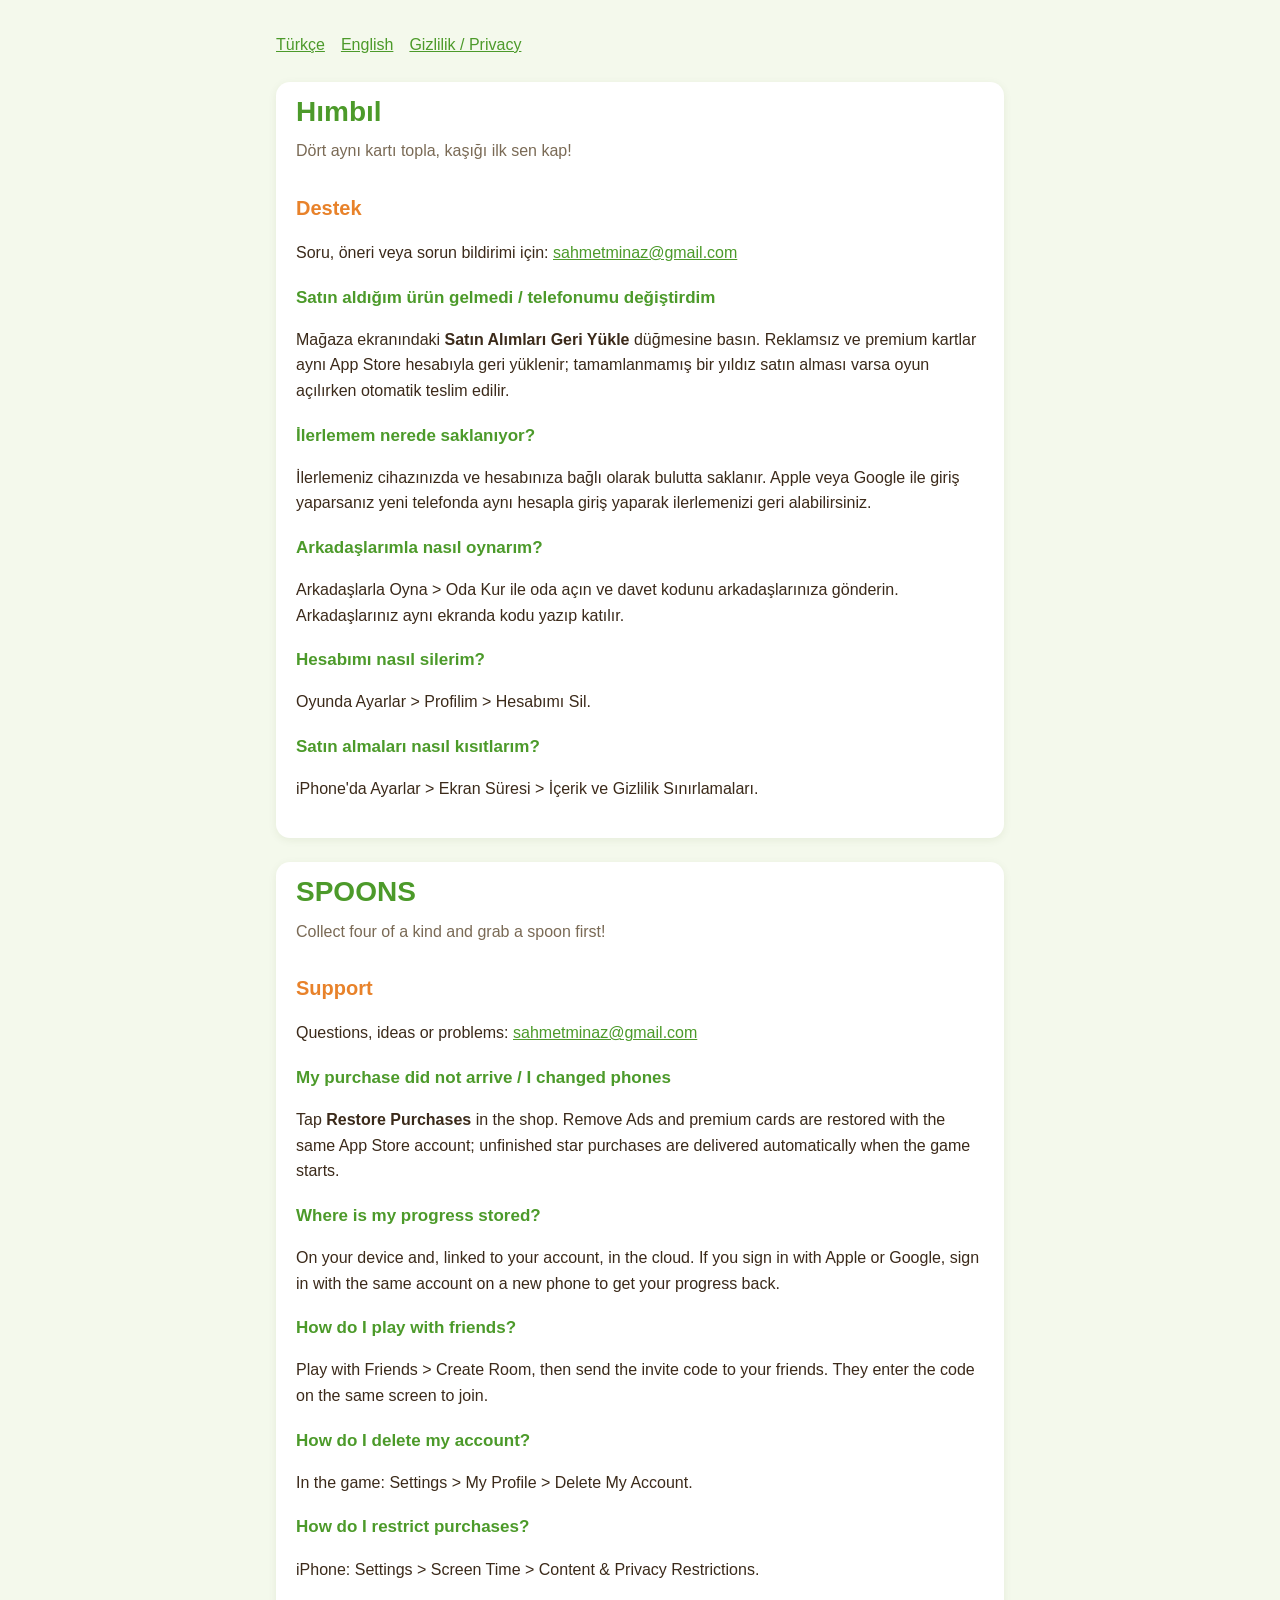
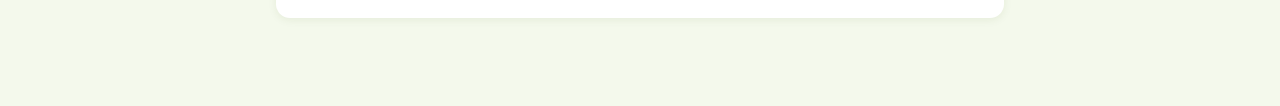
<file: index.html>
<!doctype html>
<html lang="tr"><head><meta charset="utf-8"><meta name="viewport" content="width=device-width, initial-scale=1">
<title>Hımbıl / SPOONS – Destek / Support</title><link rel="stylesheet" href="style.css"></head>
<body><main>
<nav><a href="#tr">Türkçe</a><a href="#en">English</a><a href="privacy.html">Gizlilik / Privacy</a></nav>
<section id="tr">
<h1>Hımbıl</h1>
<p class="meta">Dört aynı kartı topla, kaşığı ilk sen kap!</p>
<h2>Destek</h2>
<p>Soru, öneri veya sorun bildirimi için: <a href="mailto:sahmetminaz@gmail.com">sahmetminaz@gmail.com</a></p>
<h3>Satın aldığım ürün gelmedi / telefonumu değiştirdim</h3>
<p>Mağaza ekranındaki <b>Satın Alımları Geri Yükle</b> düğmesine basın. Reklamsız ve premium kartlar aynı App Store hesabıyla geri yüklenir; tamamlanmamış bir yıldız satın alması varsa oyun açılırken otomatik teslim edilir.</p>
<h3>İlerlemem nerede saklanıyor?</h3>
<p>İlerlemeniz cihazınızda ve hesabınıza bağlı olarak bulutta saklanır. Apple veya Google ile giriş yaparsanız yeni telefonda aynı hesapla giriş yaparak ilerlemenizi geri alabilirsiniz.</p>
<h3>Arkadaşlarımla nasıl oynarım?</h3>
<p>Arkadaşlarla Oyna &gt; Oda Kur ile oda açın ve davet kodunu arkadaşlarınıza gönderin. Arkadaşlarınız aynı ekranda kodu yazıp katılır.</p>
<h3>Hesabımı nasıl silerim?</h3>
<p>Oyunda Ayarlar &gt; Profilim &gt; Hesabımı Sil.</p>
<h3>Satın almaları nasıl kısıtlarım?</h3>
<p>iPhone'da Ayarlar &gt; Ekran Süresi &gt; İçerik ve Gizlilik Sınırlamaları.</p>
</section>
<section id="en">
<h1>SPOONS</h1>
<p class="meta">Collect four of a kind and grab a spoon first!</p>
<h2>Support</h2>
<p>Questions, ideas or problems: <a href="mailto:sahmetminaz@gmail.com">sahmetminaz@gmail.com</a></p>
<h3>My purchase did not arrive / I changed phones</h3>
<p>Tap <b>Restore Purchases</b> in the shop. Remove Ads and premium cards are restored with the same App Store account; unfinished star purchases are delivered automatically when the game starts.</p>
<h3>Where is my progress stored?</h3>
<p>On your device and, linked to your account, in the cloud. If you sign in with Apple or Google, sign in with the same account on a new phone to get your progress back.</p>
<h3>How do I play with friends?</h3>
<p>Play with Friends &gt; Create Room, then send the invite code to your friends. They enter the code on the same screen to join.</p>
<h3>How do I delete my account?</h3>
<p>In the game: Settings &gt; My Profile &gt; Delete My Account.</p>
<h3>How do I restrict purchases?</h3>
<p>iPhone: Settings &gt; Screen Time &gt; Content &amp; Privacy Restrictions.</p>
</section>
</main></body></html>
</file>
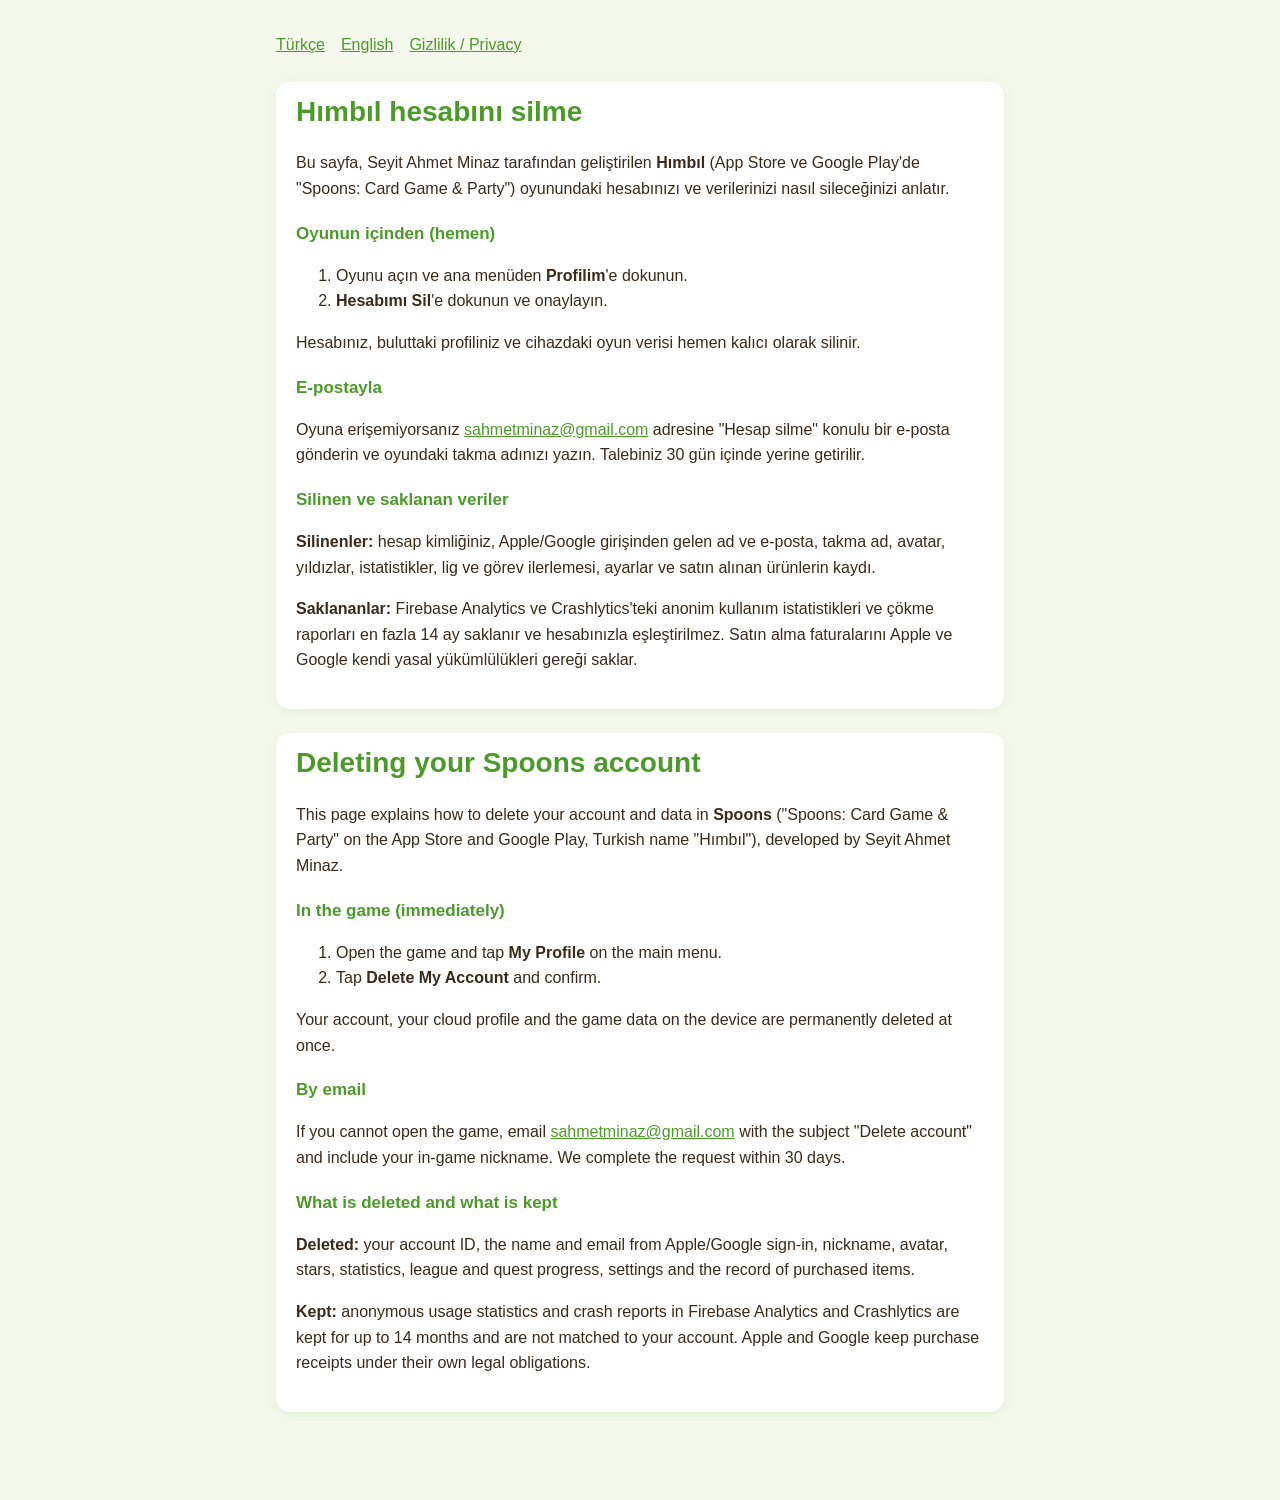
<file: delete-account.html>
<!doctype html>
<html lang="tr"><head><meta charset="utf-8"><meta name="viewport" content="width=device-width, initial-scale=1">
<title>Hımbıl / Spoons – Hesap Silme / Delete Account</title><link rel="stylesheet" href="style.css"></head>
<body><main>
<nav><a href="#tr">Türkçe</a><a href="#en">English</a><a href="privacy.html">Gizlilik / Privacy</a></nav>
<section id="tr">
<h1>Hımbıl hesabını silme</h1>
<p>Bu sayfa, Seyit Ahmet Minaz tarafından geliştirilen <b>Hımbıl</b> (App Store ve Google Play'de "Spoons: Card Game &amp; Party") oyunundaki hesabınızı ve verilerinizi nasıl sileceğinizi anlatır.</p>
<h3>Oyunun içinden (hemen)</h3>
<ol>
<li>Oyunu açın ve ana menüden <b>Profilim</b>'e dokunun.</li>
<li><b>Hesabımı Sil</b>'e dokunun ve onaylayın.</li>
</ol>
<p>Hesabınız, buluttaki profiliniz ve cihazdaki oyun verisi hemen kalıcı olarak silinir.</p>
<h3>E-postayla</h3>
<p>Oyuna erişemiyorsanız <a href="mailto:sahmetminaz@gmail.com?subject=Hesap%20silme">sahmetminaz@gmail.com</a> adresine "Hesap silme" konulu bir e-posta gönderin ve oyundaki takma adınızı yazın. Talebiniz 30 gün içinde yerine getirilir.</p>
<h3>Silinen ve saklanan veriler</h3>
<p><b>Silinenler:</b> hesap kimliğiniz, Apple/Google girişinden gelen ad ve e-posta, takma ad, avatar, yıldızlar, istatistikler, lig ve görev ilerlemesi, ayarlar ve satın alınan ürünlerin kaydı.</p>
<p><b>Saklananlar:</b> Firebase Analytics ve Crashlytics'teki anonim kullanım istatistikleri ve çökme raporları en fazla 14 ay saklanır ve hesabınızla eşleştirilmez. Satın alma faturalarını Apple ve Google kendi yasal yükümlülükleri gereği saklar.</p>
</section>
<section id="en">
<h1>Deleting your Spoons account</h1>
<p>This page explains how to delete your account and data in <b>Spoons</b> ("Spoons: Card Game &amp; Party" on the App Store and Google Play, Turkish name "Hımbıl"), developed by Seyit Ahmet Minaz.</p>
<h3>In the game (immediately)</h3>
<ol>
<li>Open the game and tap <b>My Profile</b> on the main menu.</li>
<li>Tap <b>Delete My Account</b> and confirm.</li>
</ol>
<p>Your account, your cloud profile and the game data on the device are permanently deleted at once.</p>
<h3>By email</h3>
<p>If you cannot open the game, email <a href="mailto:sahmetminaz@gmail.com?subject=Delete%20account">sahmetminaz@gmail.com</a> with the subject "Delete account" and include your in-game nickname. We complete the request within 30 days.</p>
<h3>What is deleted and what is kept</h3>
<p><b>Deleted:</b> your account ID, the name and email from Apple/Google sign-in, nickname, avatar, stars, statistics, league and quest progress, settings and the record of purchased items.</p>
<p><b>Kept:</b> anonymous usage statistics and crash reports in Firebase Analytics and Crashlytics are kept for up to 14 months and are not matched to your account. Apple and Google keep purchase receipts under their own legal obligations.</p>
</section>
</main></body></html>
</file>
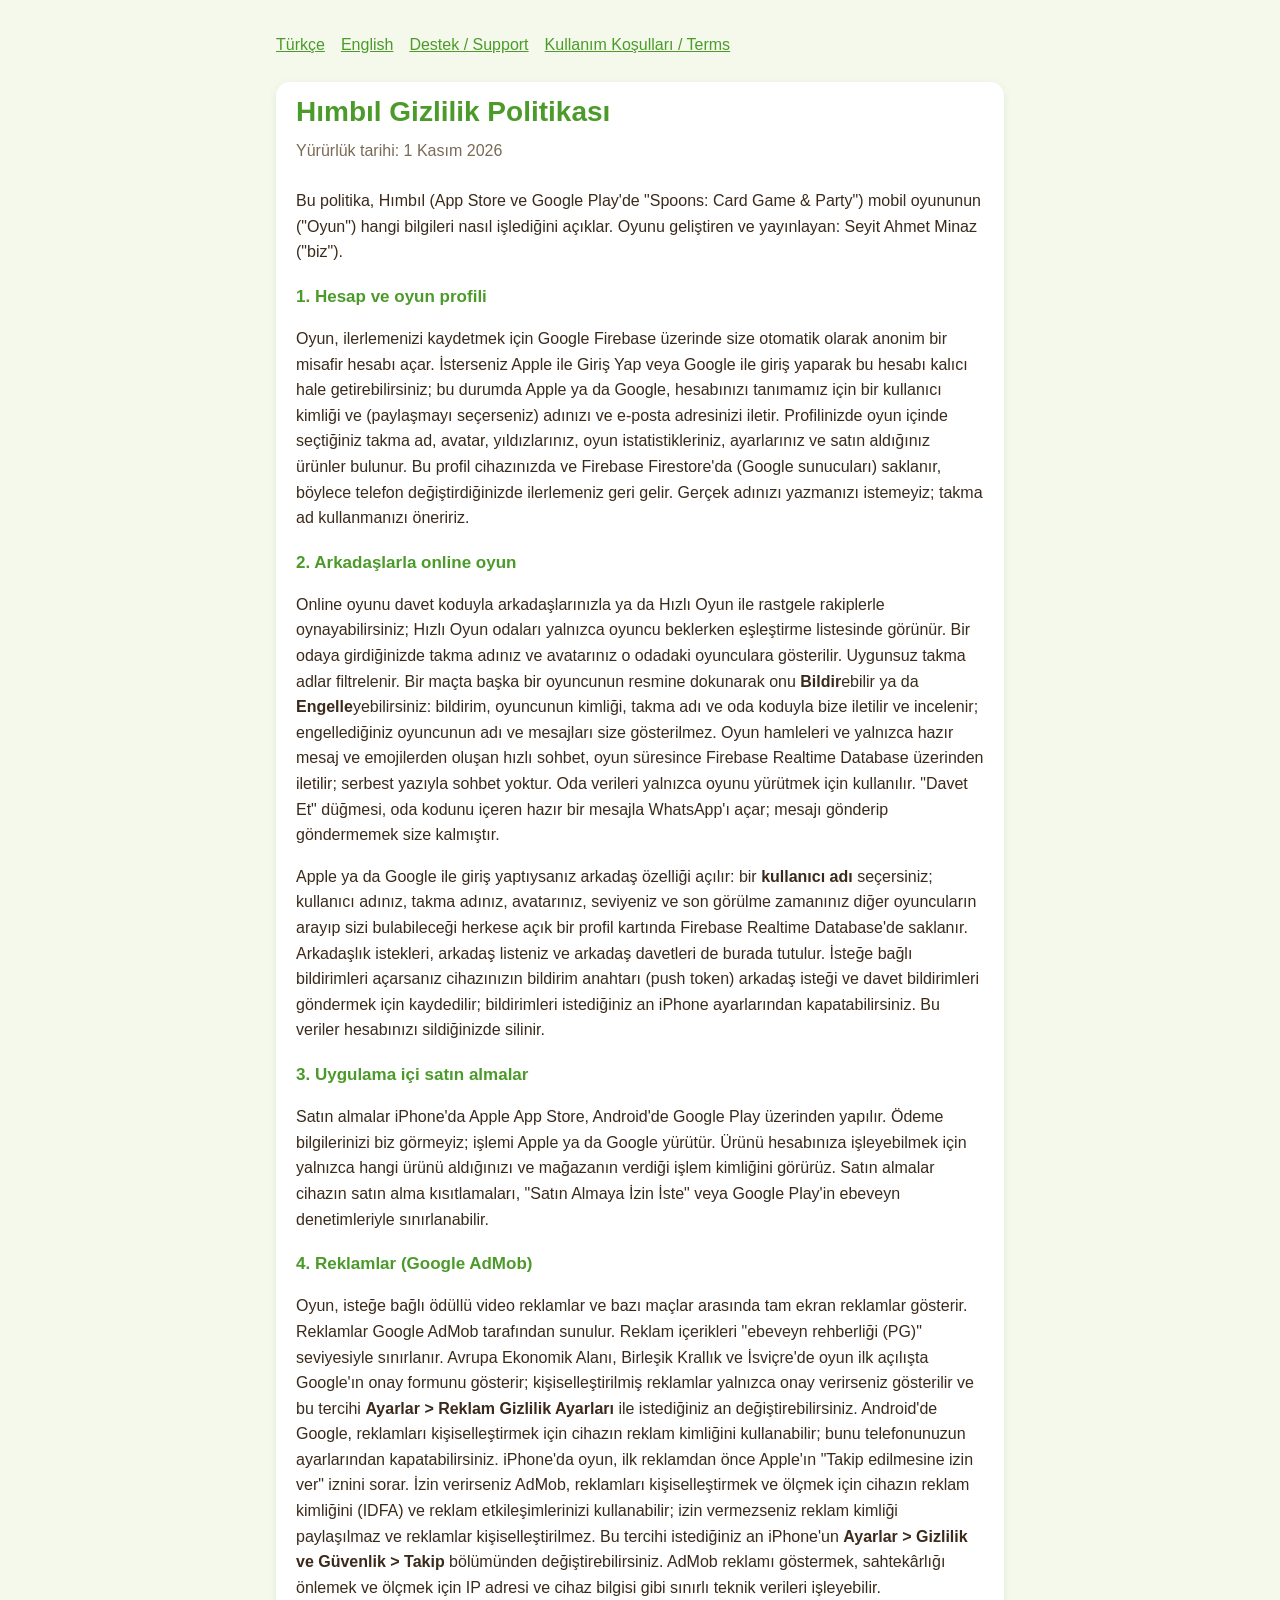
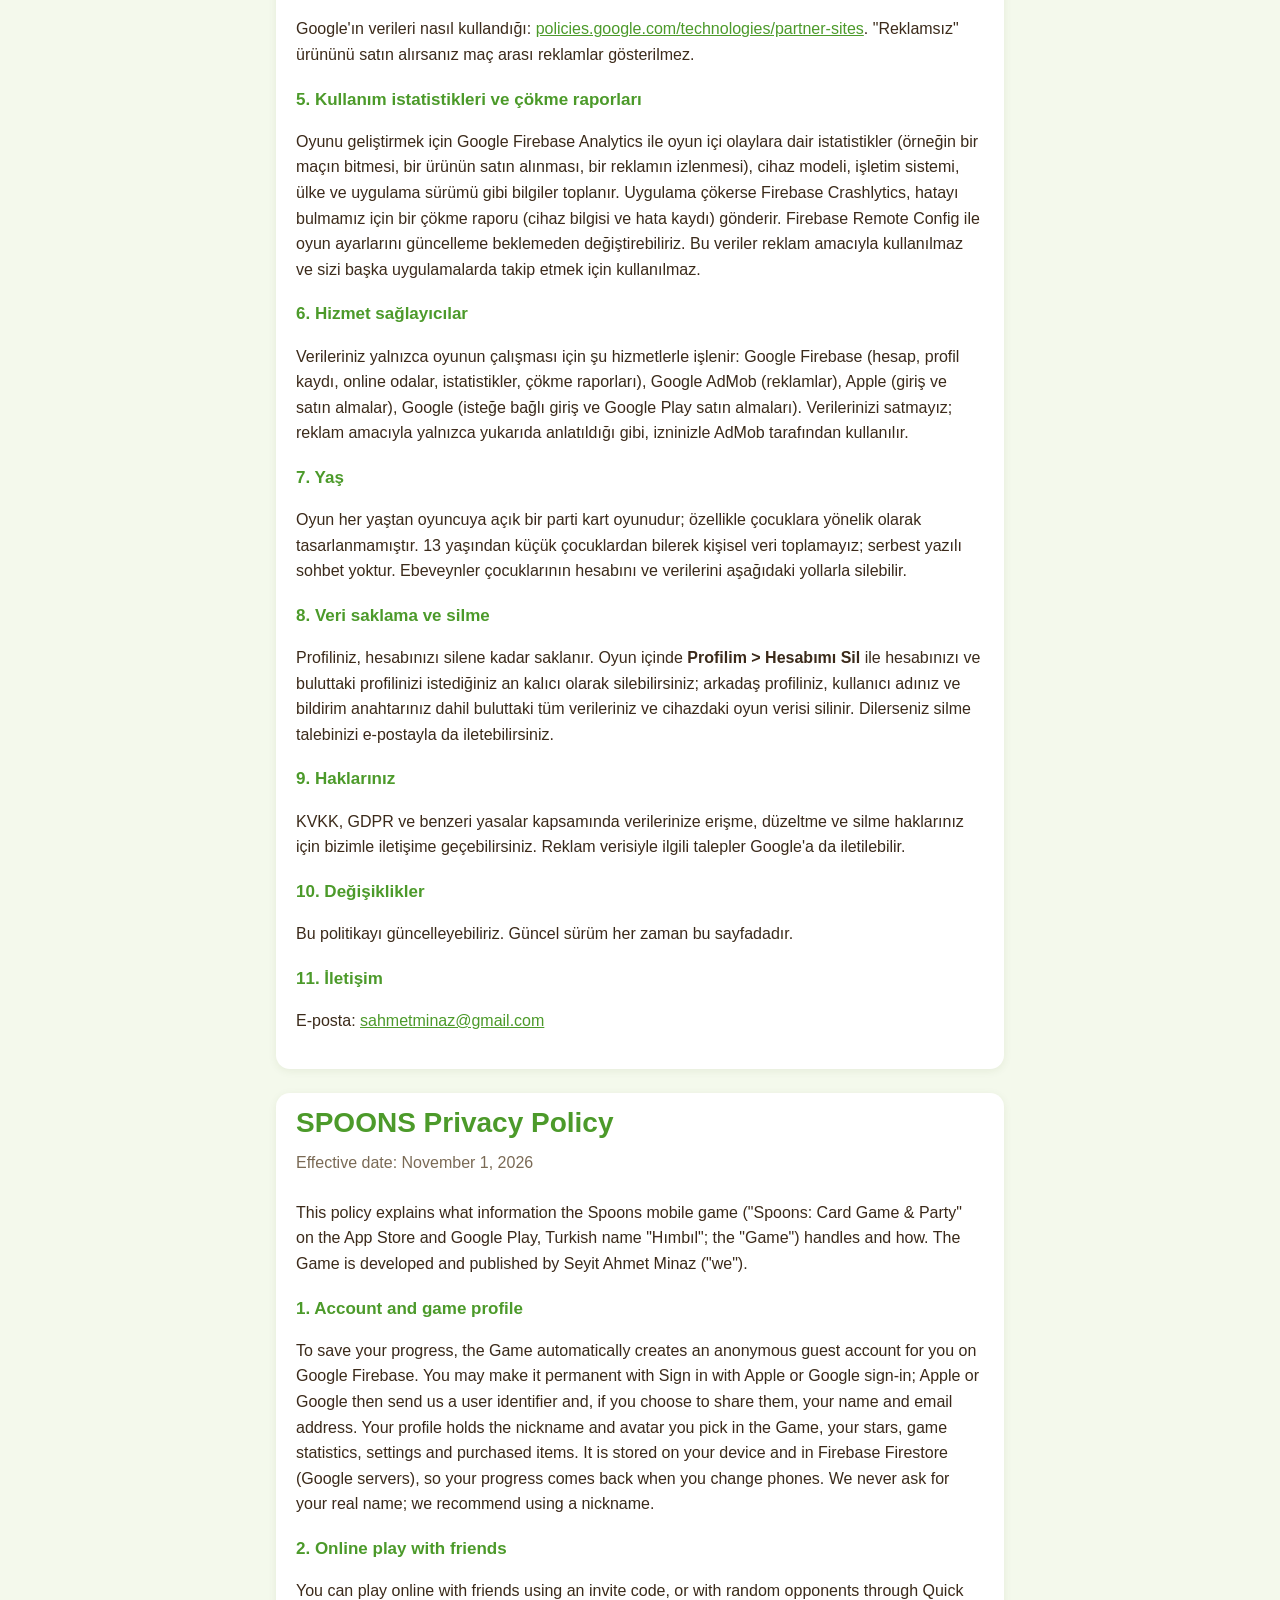
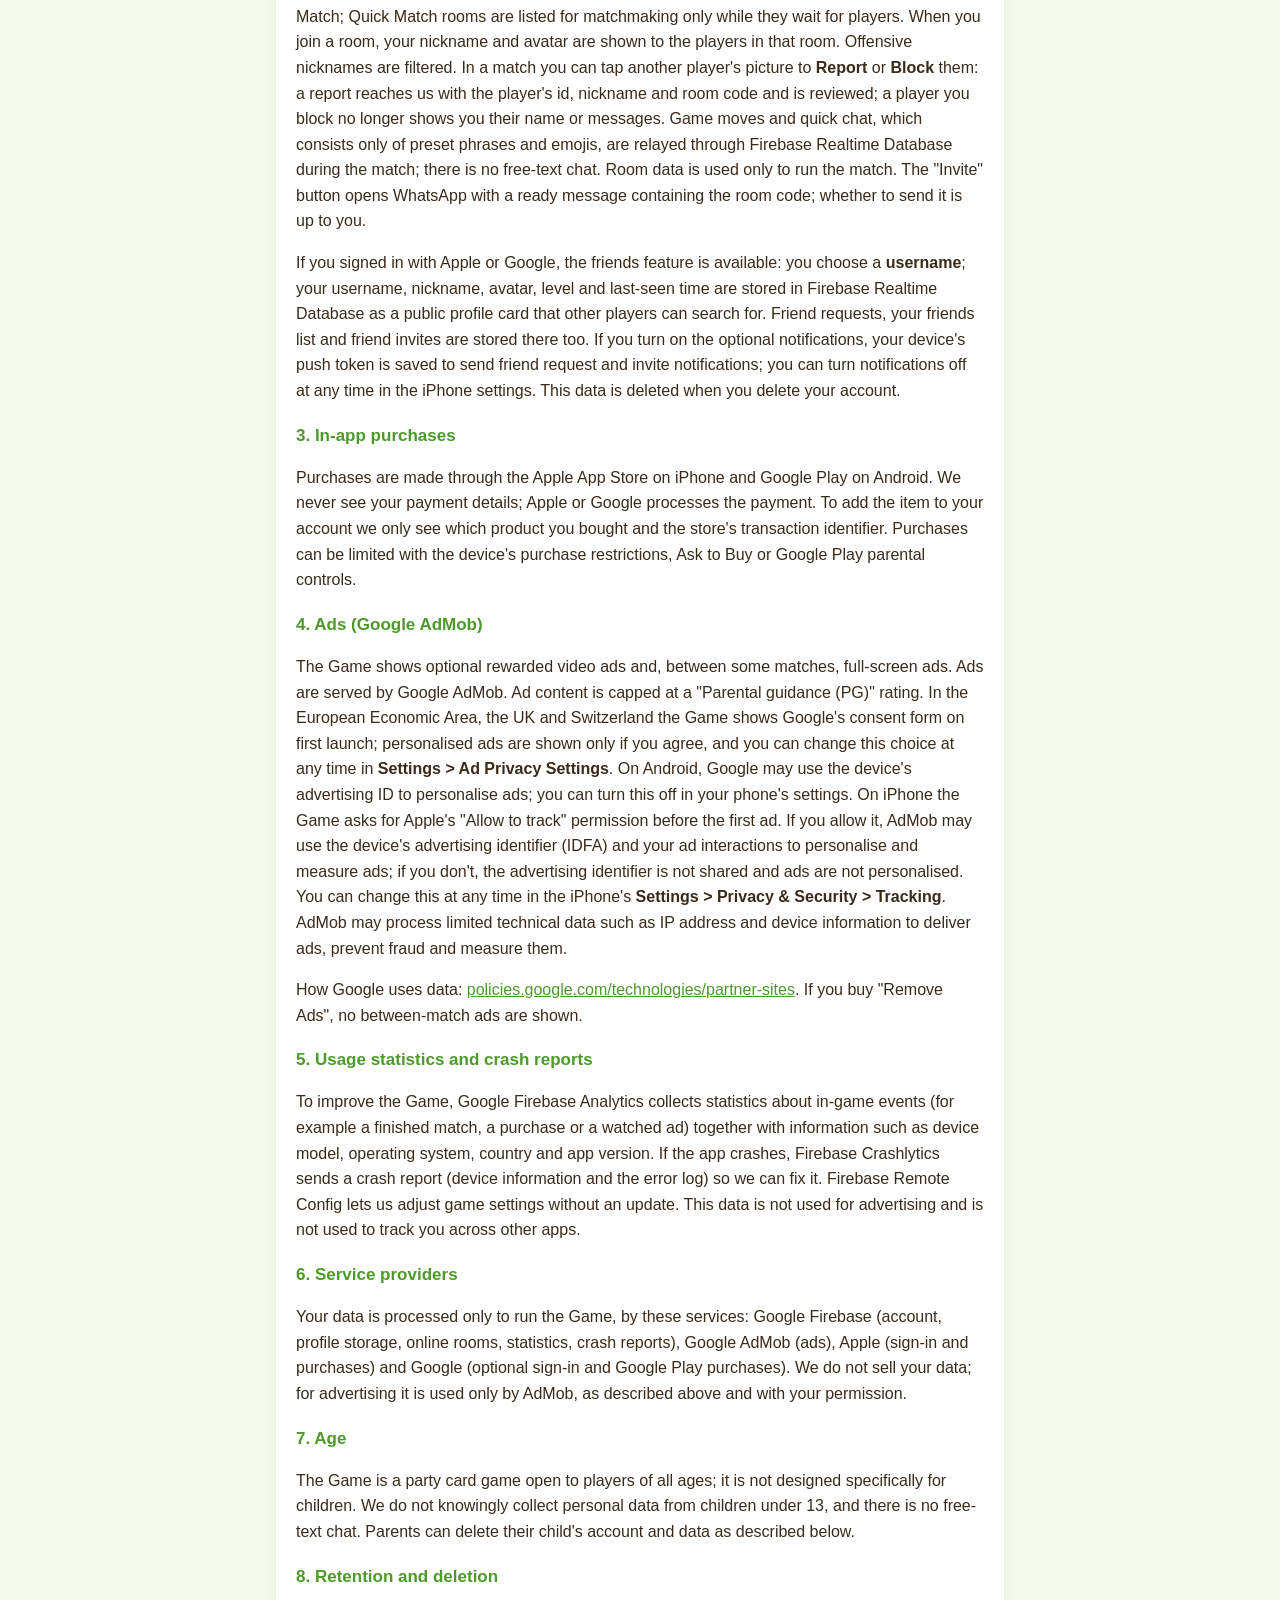
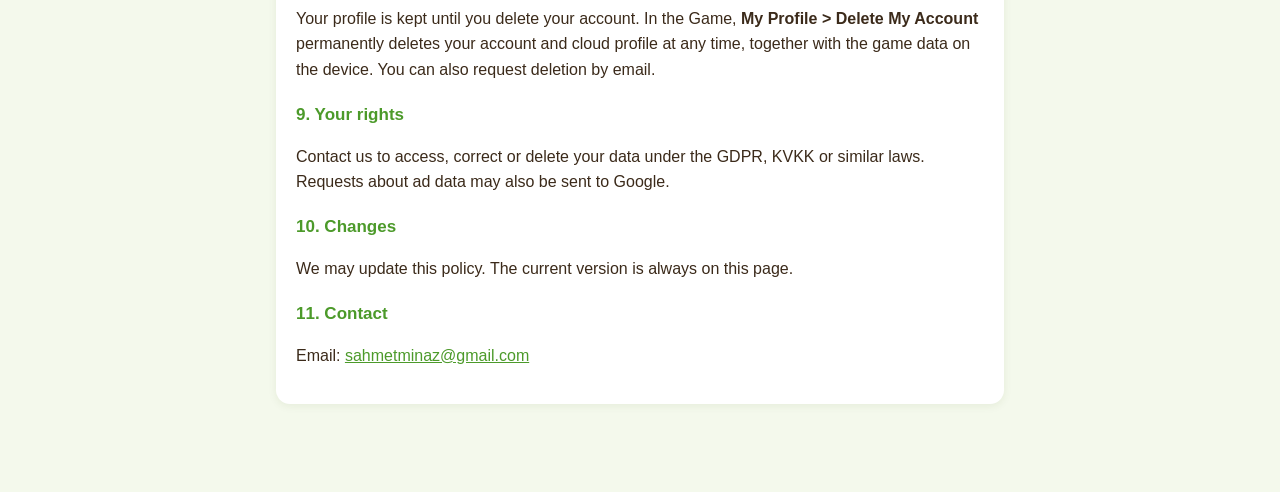
<file: privacy.html>
<!doctype html>
<html lang="tr"><head><meta charset="utf-8"><meta name="viewport" content="width=device-width, initial-scale=1">
<title>Hımbıl / SPOONS – Gizlilik Politikası / Privacy Policy</title><link rel="stylesheet" href="style.css"></head>
<body><main>
<nav><a href="#tr">Türkçe</a><a href="#en">English</a><a href="index.html">Destek / Support</a><a href="terms.html">Kullanım Koşulları / Terms</a></nav>
<section id="tr">
<h1>Hımbıl Gizlilik Politikası</h1>
<p class="meta">Yürürlük tarihi: 1 Kasım 2026</p>
<p>Bu politika, Hımbıl (App Store ve Google Play'de "Spoons: Card Game &amp; Party") mobil oyununun ("Oyun") hangi bilgileri nasıl işlediğini açıklar. Oyunu geliştiren ve yayınlayan: Seyit Ahmet Minaz ("biz").</p>
<h3>1. Hesap ve oyun profili</h3>
<p>Oyun, ilerlemenizi kaydetmek için Google Firebase üzerinde size otomatik olarak anonim bir misafir hesabı açar. İsterseniz Apple ile Giriş Yap veya Google ile giriş yaparak bu hesabı kalıcı hale getirebilirsiniz; bu durumda Apple ya da Google, hesabınızı tanımamız için bir kullanıcı kimliği ve (paylaşmayı seçerseniz) adınızı ve e-posta adresinizi iletir. Profilinizde oyun içinde seçtiğiniz takma ad, avatar, yıldızlarınız, oyun istatistikleriniz, ayarlarınız ve satın aldığınız ürünler bulunur. Bu profil cihazınızda ve Firebase Firestore'da (Google sunucuları) saklanır, böylece telefon değiştirdiğinizde ilerlemeniz geri gelir. Gerçek adınızı yazmanızı istemeyiz; takma ad kullanmanızı öneririz.</p>
<h3>2. Arkadaşlarla online oyun</h3>
<p>Online oyunu davet koduyla arkadaşlarınızla ya da Hızlı Oyun ile rastgele rakiplerle oynayabilirsiniz; Hızlı Oyun odaları yalnızca oyuncu beklerken eşleştirme listesinde görünür. Bir odaya girdiğinizde takma adınız ve avatarınız o odadaki oyunculara gösterilir. Uygunsuz takma adlar filtrelenir. Bir maçta başka bir oyuncunun resmine dokunarak onu <b>Bildir</b>ebilir ya da <b>Engelle</b>yebilirsiniz: bildirim, oyuncunun kimliği, takma adı ve oda koduyla bize iletilir ve incelenir; engellediğiniz oyuncunun adı ve mesajları size gösterilmez. Oyun hamleleri ve yalnızca hazır mesaj ve emojilerden oluşan hızlı sohbet, oyun süresince Firebase Realtime Database üzerinden iletilir; serbest yazıyla sohbet yoktur. Oda verileri yalnızca oyunu yürütmek için kullanılır. "Davet Et" düğmesi, oda kodunu içeren hazır bir mesajla WhatsApp'ı açar; mesajı gönderip göndermemek size kalmıştır.</p>
<p>Apple ya da Google ile giriş yaptıysanız arkadaş özelliği açılır: bir <b>kullanıcı adı</b> seçersiniz; kullanıcı adınız, takma adınız, avatarınız, seviyeniz ve son görülme zamanınız diğer oyuncuların arayıp sizi bulabileceği herkese açık bir profil kartında Firebase Realtime Database'de saklanır. Arkadaşlık istekleri, arkadaş listeniz ve arkadaş davetleri de burada tutulur. İsteğe bağlı bildirimleri açarsanız cihazınızın bildirim anahtarı (push token) arkadaş isteği ve davet bildirimleri göndermek için kaydedilir; bildirimleri istediğiniz an iPhone ayarlarından kapatabilirsiniz. Bu veriler hesabınızı sildiğinizde silinir.</p>
<h3>3. Uygulama içi satın almalar</h3>
<p>Satın almalar iPhone'da Apple App Store, Android'de Google Play üzerinden yapılır. Ödeme bilgilerinizi biz görmeyiz; işlemi Apple ya da Google yürütür. Ürünü hesabınıza işleyebilmek için yalnızca hangi ürünü aldığınızı ve mağazanın verdiği işlem kimliğini görürüz. Satın almalar cihazın satın alma kısıtlamaları, "Satın Almaya İzin İste" veya Google Play'in ebeveyn denetimleriyle sınırlanabilir.</p>
<h3>4. Reklamlar (Google AdMob)</h3>
<p>Oyun, isteğe bağlı ödüllü video reklamlar ve bazı maçlar arasında tam ekran reklamlar gösterir. Reklamlar Google AdMob tarafından sunulur. Reklam içerikleri "ebeveyn rehberliği (PG)" seviyesiyle sınırlanır. Avrupa Ekonomik Alanı, Birleşik Krallık ve İsviçre'de oyun ilk açılışta Google'ın onay formunu gösterir; kişiselleştirilmiş reklamlar yalnızca onay verirseniz gösterilir ve bu tercihi <b>Ayarlar &gt; Reklam Gizlilik Ayarları</b> ile istediğiniz an değiştirebilirsiniz. Android'de Google, reklamları kişiselleştirmek için cihazın reklam kimliğini kullanabilir; bunu telefonunuzun ayarlarından kapatabilirsiniz. iPhone'da oyun, ilk reklamdan önce Apple'ın "Takip edilmesine izin ver" iznini sorar. İzin verirseniz AdMob, reklamları kişiselleştirmek ve ölçmek için cihazın reklam kimliğini (IDFA) ve reklam etkileşimlerinizi kullanabilir; izin vermezseniz reklam kimliği paylaşılmaz ve reklamlar kişiselleştirilmez. Bu tercihi istediğiniz an iPhone'un <b>Ayarlar &gt; Gizlilik ve Güvenlik &gt; Takip</b> bölümünden değiştirebilirsiniz. AdMob reklamı göstermek, sahtekârlığı önlemek ve ölçmek için IP adresi ve cihaz bilgisi gibi sınırlı teknik verileri işleyebilir.</p>
<p>Google'ın verileri nasıl kullandığı: <a href="https://policies.google.com/technologies/partner-sites">policies.google.com/technologies/partner-sites</a>. "Reklamsız" ürününü satın alırsanız maç arası reklamlar gösterilmez.</p>
<h3>5. Kullanım istatistikleri ve çökme raporları</h3>
<p>Oyunu geliştirmek için Google Firebase Analytics ile oyun içi olaylara dair istatistikler (örneğin bir maçın bitmesi, bir ürünün satın alınması, bir reklamın izlenmesi), cihaz modeli, işletim sistemi, ülke ve uygulama sürümü gibi bilgiler toplanır. Uygulama çökerse Firebase Crashlytics, hatayı bulmamız için bir çökme raporu (cihaz bilgisi ve hata kaydı) gönderir. Firebase Remote Config ile oyun ayarlarını güncelleme beklemeden değiştirebiliriz. Bu veriler reklam amacıyla kullanılmaz ve sizi başka uygulamalarda takip etmek için kullanılmaz.</p>
<h3>6. Hizmet sağlayıcılar</h3>
<p>Verileriniz yalnızca oyunun çalışması için şu hizmetlerle işlenir: Google Firebase (hesap, profil kaydı, online odalar, istatistikler, çökme raporları), Google AdMob (reklamlar), Apple (giriş ve satın almalar), Google (isteğe bağlı giriş ve Google Play satın almaları). Verilerinizi satmayız; reklam amacıyla yalnızca yukarıda anlatıldığı gibi, izninizle AdMob tarafından kullanılır.</p>
<h3>7. Yaş</h3>
<p>Oyun her yaştan oyuncuya açık bir parti kart oyunudur; özellikle çocuklara yönelik olarak tasarlanmamıştır. 13 yaşından küçük çocuklardan bilerek kişisel veri toplamayız; serbest yazılı sohbet yoktur. Ebeveynler çocuklarının hesabını ve verilerini aşağıdaki yollarla silebilir.</p>
<h3>8. Veri saklama ve silme</h3>
<p>Profiliniz, hesabınızı silene kadar saklanır. Oyun içinde <b>Profilim &gt; Hesabımı Sil</b> ile hesabınızı ve buluttaki profilinizi istediğiniz an kalıcı olarak silebilirsiniz; arkadaş profiliniz, kullanıcı adınız ve bildirim anahtarınız dahil buluttaki tüm verileriniz ve cihazdaki oyun verisi silinir. Dilerseniz silme talebinizi e-postayla da iletebilirsiniz.</p>
<h3>9. Haklarınız</h3>
<p>KVKK, GDPR ve benzeri yasalar kapsamında verilerinize erişme, düzeltme ve silme haklarınız için bizimle iletişime geçebilirsiniz. Reklam verisiyle ilgili talepler Google'a da iletilebilir.</p>
<h3>10. Değişiklikler</h3>
<p>Bu politikayı güncelleyebiliriz. Güncel sürüm her zaman bu sayfadadır.</p>
<h3>11. İletişim</h3>
<p>E-posta: <a href="mailto:sahmetminaz@gmail.com">sahmetminaz@gmail.com</a></p>
</section>
<section id="en">
<h1>SPOONS Privacy Policy</h1>
<p class="meta">Effective date: November 1, 2026</p>
<p>This policy explains what information the Spoons mobile game ("Spoons: Card Game &amp; Party" on the App Store and Google Play, Turkish name "Hımbıl"; the "Game") handles and how. The Game is developed and published by Seyit Ahmet Minaz ("we").</p>
<h3>1. Account and game profile</h3>
<p>To save your progress, the Game automatically creates an anonymous guest account for you on Google Firebase. You may make it permanent with Sign in with Apple or Google sign-in; Apple or Google then send us a user identifier and, if you choose to share them, your name and email address. Your profile holds the nickname and avatar you pick in the Game, your stars, game statistics, settings and purchased items. It is stored on your device and in Firebase Firestore (Google servers), so your progress comes back when you change phones. We never ask for your real name; we recommend using a nickname.</p>
<h3>2. Online play with friends</h3>
<p>You can play online with friends using an invite code, or with random opponents through Quick Match; Quick Match rooms are listed for matchmaking only while they wait for players. When you join a room, your nickname and avatar are shown to the players in that room. Offensive nicknames are filtered. In a match you can tap another player's picture to <b>Report</b> or <b>Block</b> them: a report reaches us with the player's id, nickname and room code and is reviewed; a player you block no longer shows you their name or messages. Game moves and quick chat, which consists only of preset phrases and emojis, are relayed through Firebase Realtime Database during the match; there is no free-text chat. Room data is used only to run the match. The "Invite" button opens WhatsApp with a ready message containing the room code; whether to send it is up to you.</p>
<p>If you signed in with Apple or Google, the friends feature is available: you choose a <b>username</b>; your username, nickname, avatar, level and last-seen time are stored in Firebase Realtime Database as a public profile card that other players can search for. Friend requests, your friends list and friend invites are stored there too. If you turn on the optional notifications, your device's push token is saved to send friend request and invite notifications; you can turn notifications off at any time in the iPhone settings. This data is deleted when you delete your account.</p>
<h3>3. In-app purchases</h3>
<p>Purchases are made through the Apple App Store on iPhone and Google Play on Android. We never see your payment details; Apple or Google processes the payment. To add the item to your account we only see which product you bought and the store's transaction identifier. Purchases can be limited with the device's purchase restrictions, Ask to Buy or Google Play parental controls.</p>
<h3>4. Ads (Google AdMob)</h3>
<p>The Game shows optional rewarded video ads and, between some matches, full-screen ads. Ads are served by Google AdMob. Ad content is capped at a "Parental guidance (PG)" rating. In the European Economic Area, the UK and Switzerland the Game shows Google's consent form on first launch; personalised ads are shown only if you agree, and you can change this choice at any time in <b>Settings &gt; Ad Privacy Settings</b>. On Android, Google may use the device's advertising ID to personalise ads; you can turn this off in your phone's settings. On iPhone the Game asks for Apple's "Allow to track" permission before the first ad. If you allow it, AdMob may use the device's advertising identifier (IDFA) and your ad interactions to personalise and measure ads; if you don't, the advertising identifier is not shared and ads are not personalised. You can change this at any time in the iPhone's <b>Settings &gt; Privacy &amp; Security &gt; Tracking</b>. AdMob may process limited technical data such as IP address and device information to deliver ads, prevent fraud and measure them.</p>
<p>How Google uses data: <a href="https://policies.google.com/technologies/partner-sites">policies.google.com/technologies/partner-sites</a>. If you buy "Remove Ads", no between-match ads are shown.</p>
<h3>5. Usage statistics and crash reports</h3>
<p>To improve the Game, Google Firebase Analytics collects statistics about in-game events (for example a finished match, a purchase or a watched ad) together with information such as device model, operating system, country and app version. If the app crashes, Firebase Crashlytics sends a crash report (device information and the error log) so we can fix it. Firebase Remote Config lets us adjust game settings without an update. This data is not used for advertising and is not used to track you across other apps.</p>
<h3>6. Service providers</h3>
<p>Your data is processed only to run the Game, by these services: Google Firebase (account, profile storage, online rooms, statistics, crash reports), Google AdMob (ads), Apple (sign-in and purchases) and Google (optional sign-in and Google Play purchases). We do not sell your data; for advertising it is used only by AdMob, as described above and with your permission.</p>
<h3>7. Age</h3>
<p>The Game is a party card game open to players of all ages; it is not designed specifically for children. We do not knowingly collect personal data from children under 13, and there is no free-text chat. Parents can delete their child's account and data as described below.</p>
<h3>8. Retention and deletion</h3>
<p>Your profile is kept until you delete your account. In the Game, <b>My Profile &gt; Delete My Account</b> permanently deletes your account and cloud profile at any time, together with the game data on the device. You can also request deletion by email.</p>
<h3>9. Your rights</h3>
<p>Contact us to access, correct or delete your data under the GDPR, KVKK or similar laws. Requests about ad data may also be sent to Google.</p>
<h3>10. Changes</h3>
<p>We may update this policy. The current version is always on this page.</p>
<h3>11. Contact</h3>
<p>Email: <a href="mailto:sahmetminaz@gmail.com">sahmetminaz@gmail.com</a></p>
</section>
</main></body></html>
</file>
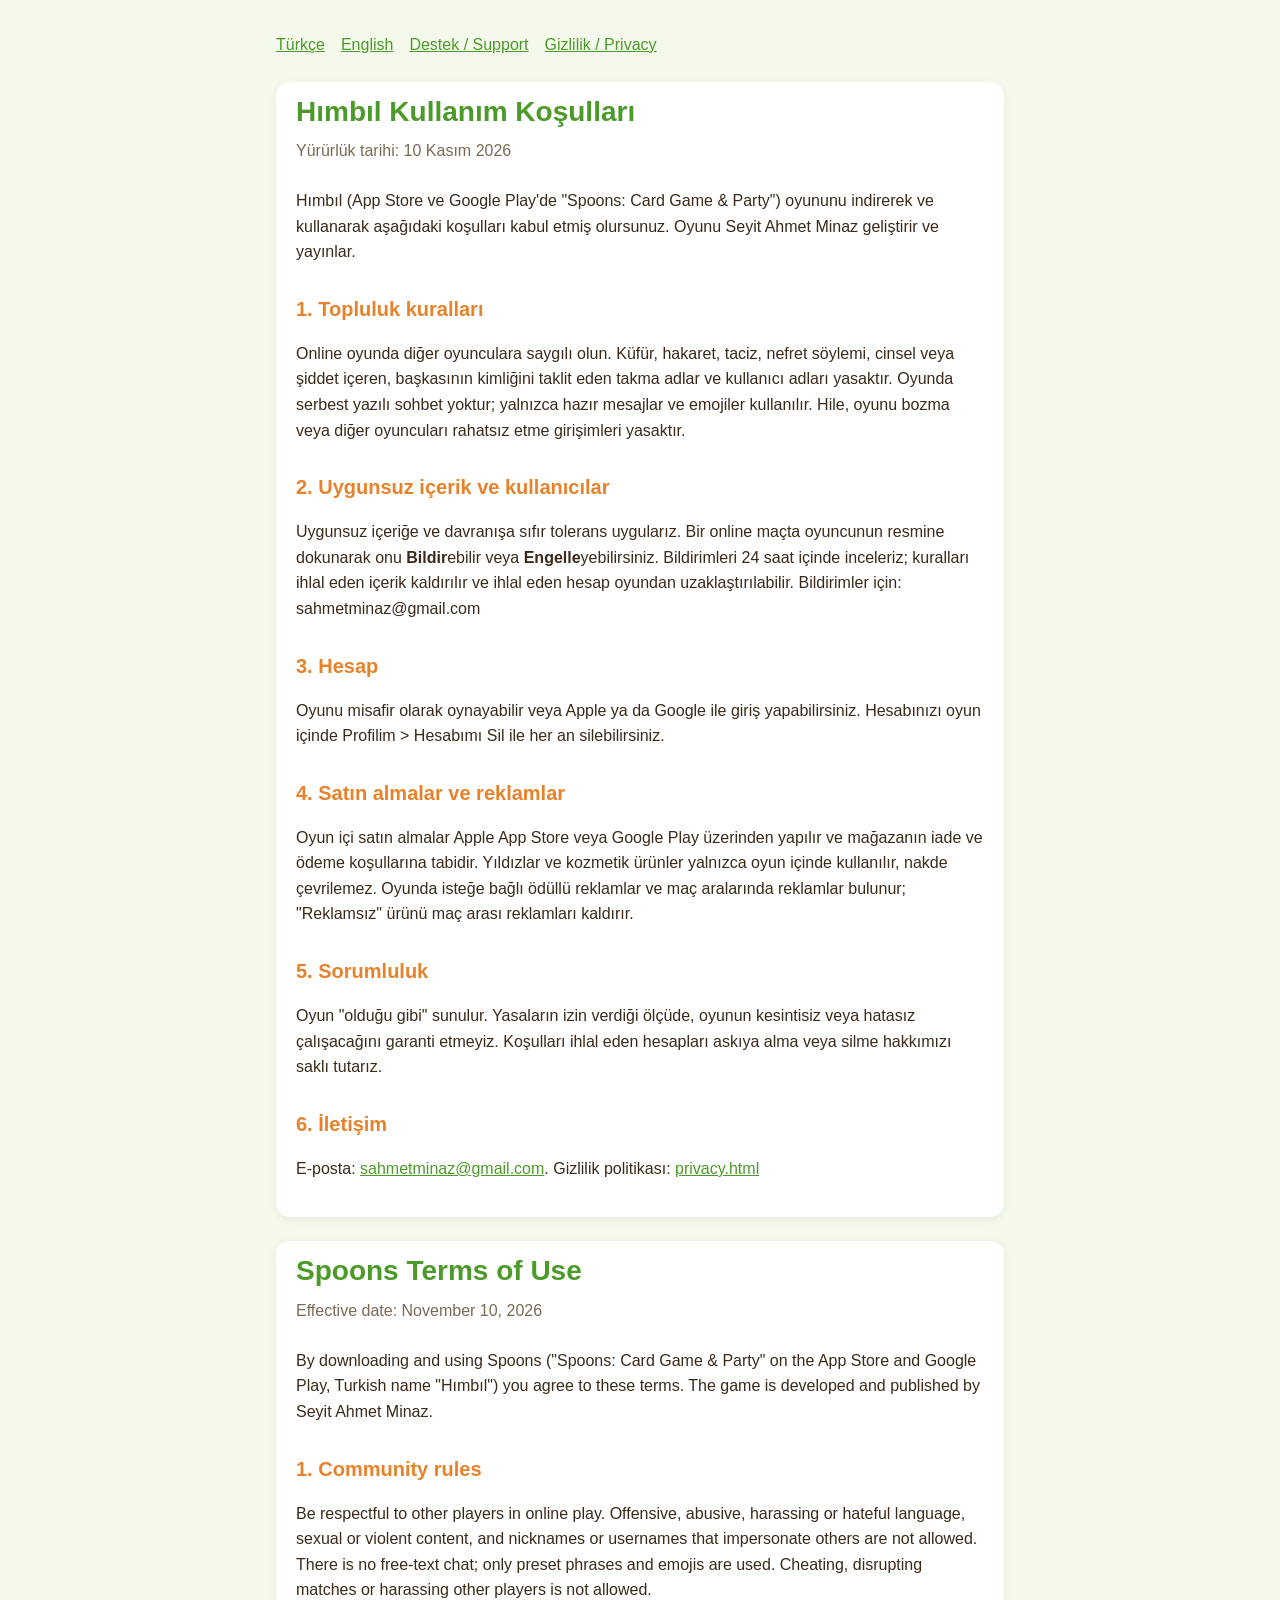
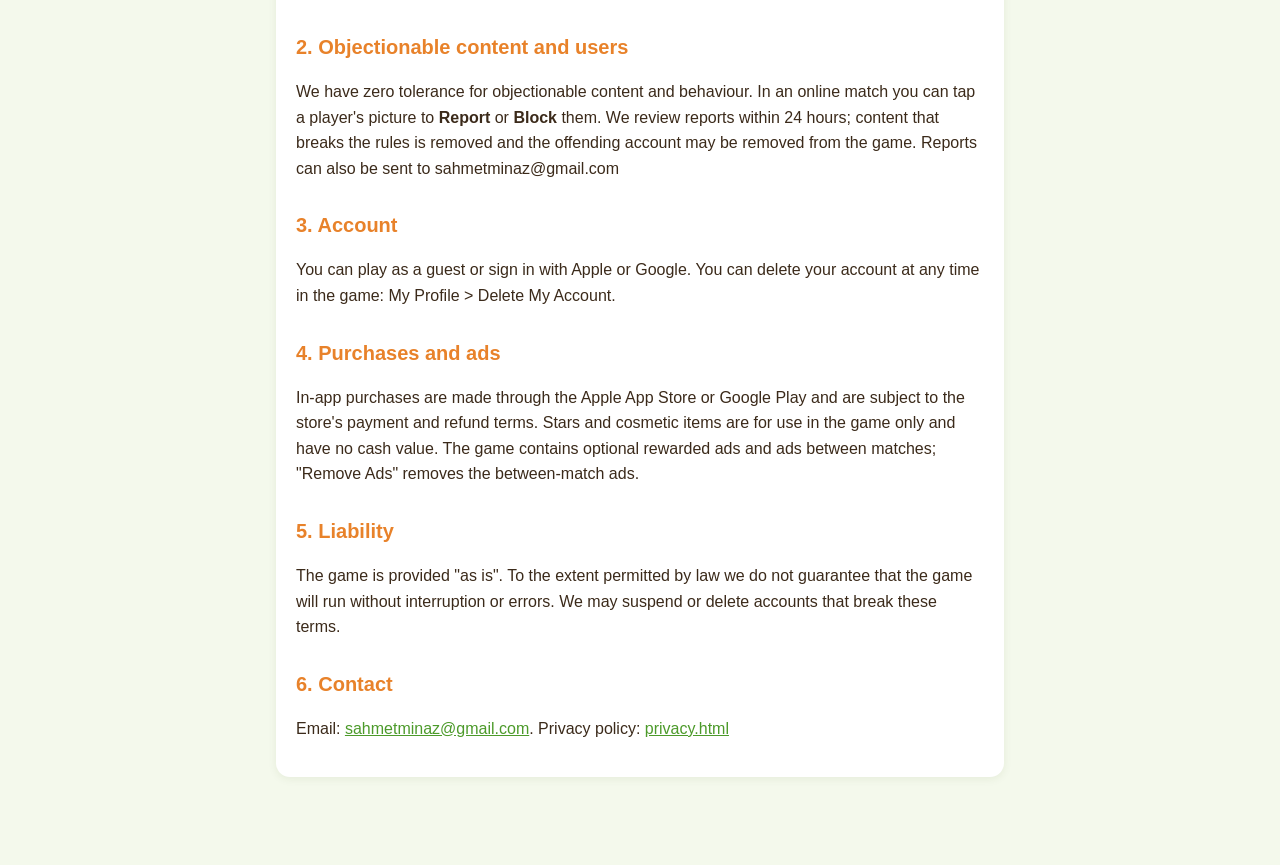
<file: terms.html>
<!doctype html>
<html lang="tr"><head><meta charset="utf-8"><meta name="viewport" content="width=device-width, initial-scale=1">
<title>Hımbıl / SPOONS – Kullanım Koşulları / Terms of Use</title><link rel="stylesheet" href="style.css"></head>
<body><main>
<nav><a href="#tr">Türkçe</a><a href="#en">English</a><a href="index.html">Destek / Support</a><a href="privacy.html">Gizlilik / Privacy</a></nav>
<section id="tr">
<h1>Hımbıl Kullanım Koşulları</h1>
<p class="meta">Yürürlük tarihi: 10 Kasım 2026</p>
<p>Hımbıl (App Store ve Google Play'de "Spoons: Card Game &amp; Party") oyununu indirerek ve kullanarak aşağıdaki koşulları kabul etmiş olursunuz. Oyunu Seyit Ahmet Minaz geliştirir ve yayınlar.</p>
<h2>1. Topluluk kuralları</h2>
<p>Online oyunda diğer oyunculara saygılı olun. Küfür, hakaret, taciz, nefret söylemi, cinsel veya şiddet içeren, başkasının kimliğini taklit eden takma adlar ve kullanıcı adları yasaktır. Oyunda serbest yazılı sohbet yoktur; yalnızca hazır mesajlar ve emojiler kullanılır. Hile, oyunu bozma veya diğer oyuncuları rahatsız etme girişimleri yasaktır.</p>
<h2>2. Uygunsuz içerik ve kullanıcılar</h2>
<p>Uygunsuz içeriğe ve davranışa sıfır tolerans uygularız. Bir online maçta oyuncunun resmine dokunarak onu <b>Bildir</b>ebilir veya <b>Engelle</b>yebilirsiniz. Bildirimleri 24 saat içinde inceleriz; kuralları ihlal eden içerik kaldırılır ve ihlal eden hesap oyundan uzaklaştırılabilir. Bildirimler için: sahmetminaz@gmail.com</p>
<h2>3. Hesap</h2>
<p>Oyunu misafir olarak oynayabilir veya Apple ya da Google ile giriş yapabilirsiniz. Hesabınızı oyun içinde Profilim &gt; Hesabımı Sil ile her an silebilirsiniz.</p>
<h2>4. Satın almalar ve reklamlar</h2>
<p>Oyun içi satın almalar Apple App Store veya Google Play üzerinden yapılır ve mağazanın iade ve ödeme koşullarına tabidir. Yıldızlar ve kozmetik ürünler yalnızca oyun içinde kullanılır, nakde çevrilemez. Oyunda isteğe bağlı ödüllü reklamlar ve maç aralarında reklamlar bulunur; "Reklamsız" ürünü maç arası reklamları kaldırır.</p>
<h2>5. Sorumluluk</h2>
<p>Oyun "olduğu gibi" sunulur. Yasaların izin verdiği ölçüde, oyunun kesintisiz veya hatasız çalışacağını garanti etmeyiz. Koşulları ihlal eden hesapları askıya alma veya silme hakkımızı saklı tutarız.</p>
<h2>6. İletişim</h2>
<p>E-posta: <a href="mailto:sahmetminaz@gmail.com">sahmetminaz@gmail.com</a>. Gizlilik politikası: <a href="privacy.html">privacy.html</a></p>
</section>
<section id="en">
<h1>Spoons Terms of Use</h1>
<p class="meta">Effective date: November 10, 2026</p>
<p>By downloading and using Spoons ("Spoons: Card Game &amp; Party" on the App Store and Google Play, Turkish name "Hımbıl") you agree to these terms. The game is developed and published by Seyit Ahmet Minaz.</p>
<h2>1. Community rules</h2>
<p>Be respectful to other players in online play. Offensive, abusive, harassing or hateful language, sexual or violent content, and nicknames or usernames that impersonate others are not allowed. There is no free-text chat; only preset phrases and emojis are used. Cheating, disrupting matches or harassing other players is not allowed.</p>
<h2>2. Objectionable content and users</h2>
<p>We have zero tolerance for objectionable content and behaviour. In an online match you can tap a player's picture to <b>Report</b> or <b>Block</b> them. We review reports within 24 hours; content that breaks the rules is removed and the offending account may be removed from the game. Reports can also be sent to sahmetminaz@gmail.com</p>
<h2>3. Account</h2>
<p>You can play as a guest or sign in with Apple or Google. You can delete your account at any time in the game: My Profile &gt; Delete My Account.</p>
<h2>4. Purchases and ads</h2>
<p>In-app purchases are made through the Apple App Store or Google Play and are subject to the store's payment and refund terms. Stars and cosmetic items are for use in the game only and have no cash value. The game contains optional rewarded ads and ads between matches; "Remove Ads" removes the between-match ads.</p>
<h2>5. Liability</h2>
<p>The game is provided "as is". To the extent permitted by law we do not guarantee that the game will run without interruption or errors. We may suspend or delete accounts that break these terms.</p>
<h2>6. Contact</h2>
<p>Email: <a href="mailto:sahmetminaz@gmail.com">sahmetminaz@gmail.com</a>. Privacy policy: <a href="privacy.html">privacy.html</a></p>
</section>
</main></body></html>
</file>
<file: style.css>
:root { --bg: #f4f9ec; --card: #ffffff; --ink: #3b2a1a; --mute: #7a6a55; --green: #4c9a2a; --orange: #e8822a; }
* { box-sizing: border-box; }
body { margin: 0; background: var(--bg); color: var(--ink); font: 16px/1.6 -apple-system, "Segoe UI", Roboto, sans-serif; }
main { max-width: 760px; margin: 0 auto; padding: 32px 16px 64px; }
h1 { color: var(--green); font-size: 28px; margin: 0 0 4px; }
h2 { color: var(--orange); font-size: 20px; margin: 28px 0 8px; }
h3 { color: var(--green); font-size: 17px; margin: 18px 0 4px; }
.meta { color: var(--mute); margin: 0 0 24px; }
section { background: var(--card); border-radius: 14px; padding: 8px 20px 20px; margin: 24px 0; box-shadow: 0 2px 8px rgba(60,90,30,.08); }
a { color: var(--green); }
nav a { margin-right: 16px; }
</file>
